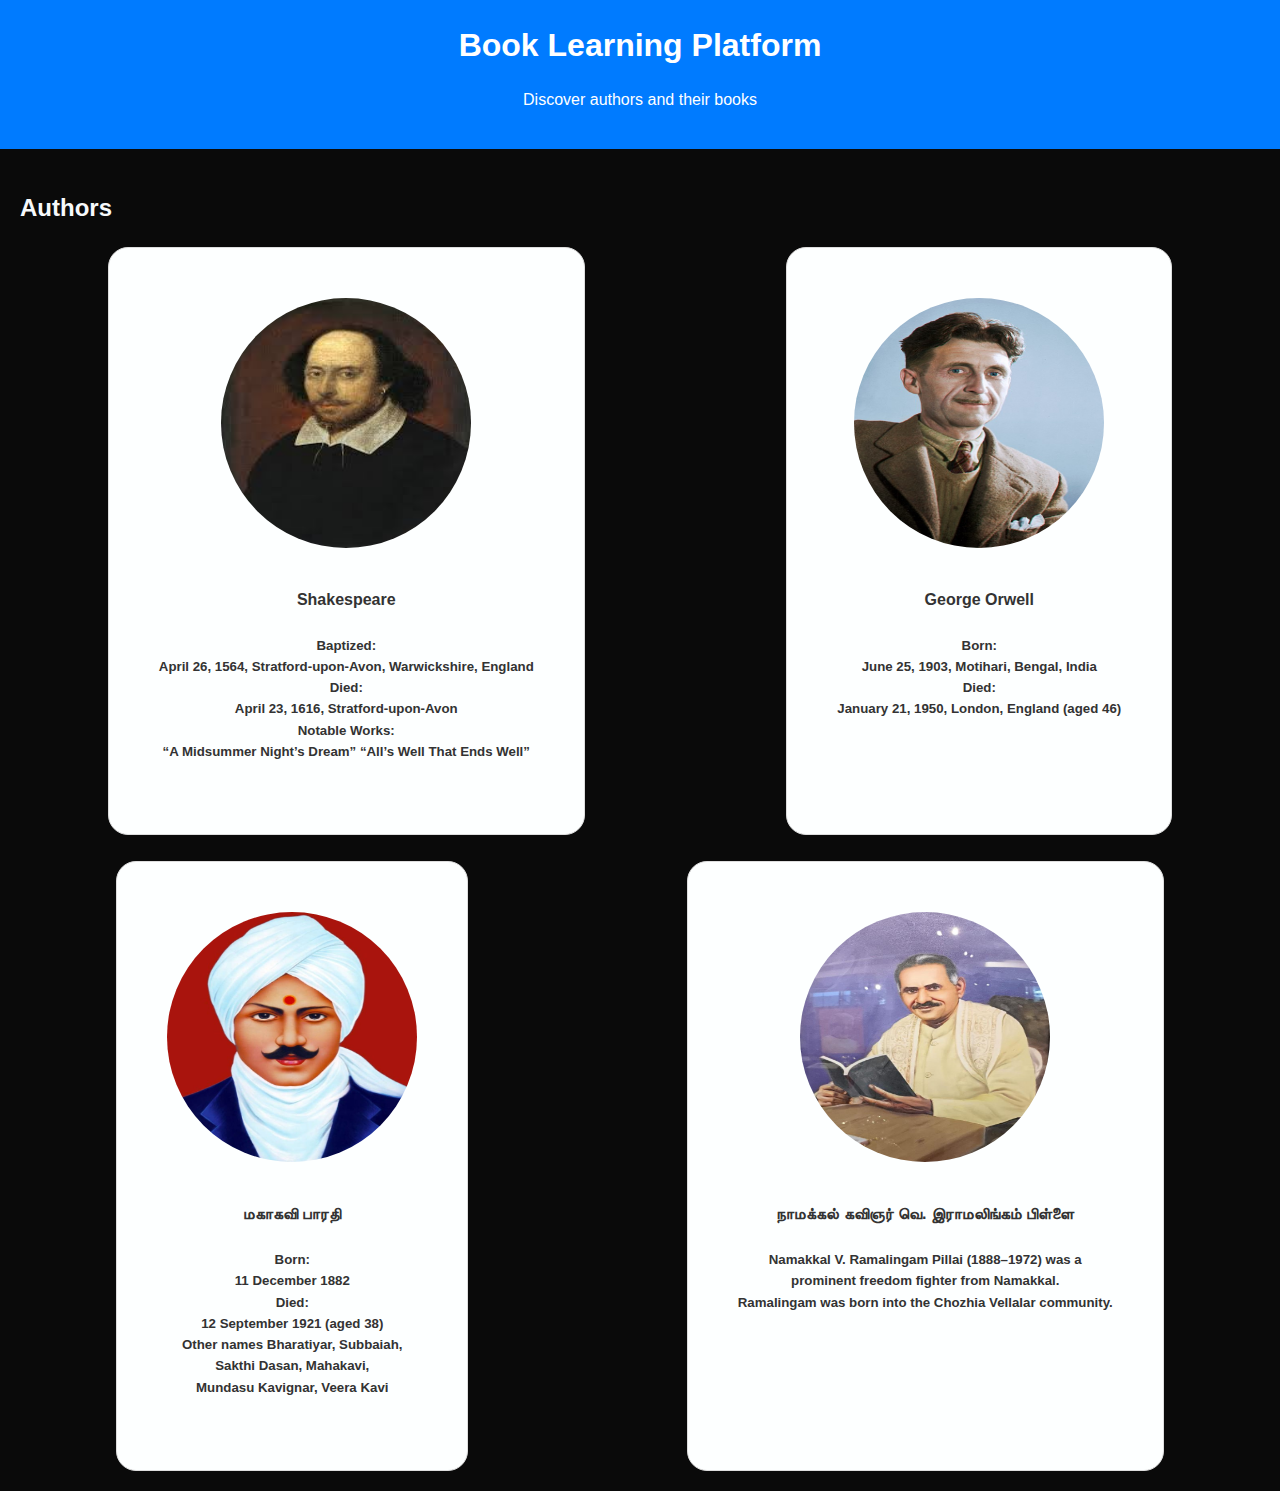
<file: index.html>
<!DOCTYPE html>
<html lang="en">
  <head>
    <meta charset="UTF-8" />
    <meta name="viewport" content="width=device-width, initial-scale=1.0" />
    <title>Book Learning Website</title>
    <link rel="stylesheet" href="style.css" />
  </head>
  <body>
    <header>
      <h1>Book Learning Platform</h1>
      <p>Discover authors and their books</p>
    </header>

    <main>
      <!-- Authors Section -->
      <section id="authors">
        <h2>Authors</h2>
        <div class="author-list">
          <div class="author-card" onclick="showBooks(1)">
            <img src="author1.jpg" alt="Shakespeare" />
            <h4>Shakespeare</h4>
            <h5>Baptized: <br>April 26, 1564, Stratford-upon-Avon, Warwickshire, England<br>
                Died:<br> April 23, 1616, Stratford-upon-Avon<br>
                Notable Works:<br> “A Midsummer Night’s Dream” “All’s Well That Ends Well” </h5>
          </div>
          <div class="author-card" onclick="showBooks(2)">
            <img src="author2.jpg" alt="George Orwell" />
            <h4>George Orwell</h4>
            <h5>Born:<br> June 25, 1903, Motihari, Bengal, India<br>
                Died:<br> January 21, 1950, London, England (aged 46)</h5>
          </div>
          <div class="author-card" onclick="showBooks(3)">
            <img src="bharathiyar.jpg" alt="மகாகவி பாரதி" />
            <h4>மகாகவி பாரதி</h4>
            <h5>Born:<br>	11 December 1882<br>
                Died:	<br>12 September 1921 (aged 38)<br>
              Other names	Bharatiyar, Subbaiah, <br>
              Sakthi Dasan, Mahakavi, <br>Mundasu Kavignar, Veera Kavi</h5>
          </div>
          <div class="author-card" onclick="showBooks(4)">
            <img
              src="ramalingam.jpeg"
              alt="நாமக்கல் கவிஞர் வெ. இராமலிங்கம் பிள்ளை"
            />
            <h4>நாமக்கல் கவிஞர் வெ. இராமலிங்கம் பிள்ளை</h4>
            <h5>Namakkal V. Ramalingam Pillai (1888–1972) was a <br>
              prominent freedom fighter from Namakkal.<br>
               Ramalingam was born into the Chozhia Vellalar community.</h5>
          </div>
        </div>
      </section>

      <!-- Books Section -->
      <section id="books" style="display: none">
        <h2>Books by <span id="author-name"></span></h2>
        <ul id="book-list"></ul>
        <button onclick="goBack()">Back to Authors</button>
      </section>

      <!-- Book Details Section -->
      <section id="book-details" style="display: none">
        <h2>Book Details</h2>
        <p><strong>Title:<br></Title:br> </strong> <span id="book-title"></span></p>
        <p>
          <strong>Description:<br> </strong> <span id="book-description"></span>
        </p>
        <p>
          <button onclick="goBackToBooks()">Back to Books</button>
        </p>
      </section>
    </main>

    <script>
      // Sample data for authors and books
      const authors = [
        {
          id: 1,
          name: "Shakespeare",
          books: [
            {
              title: "Hamlet",
              description:
                "The Tragedy of Hamlet, Prince of Denmark, often shortened to Hamlet, is a tragedy written by William Shakespeare sometime between 1599 and 1601. It is Shakespeare's longest play",
            },
            {
              title: "The Merchant of Venice",
              description:
                "The Merchant of Venice is a play by William Shakespeare, believed to have been written between 1596 and 1598. A merchant in Venice named Antonio defaults on a large loan taken out on behalf of his dear friend, Bassanio, and provided by a Jewish moneylender, Shylock, with seemingly inevitable fatal consequences.",
            },
            {
              title: "King Lear",
              description:
                "The Tragedy of King Lear, often shortened to King Lear, is a tragedy written by William Shakespeare. It is loosely based on the mythological Leir of Britain. King Lear, in preparation for his old age, divides his power and land between his daughters Goneril and Regan, who pay homage to gain favour, feigning love. ",
            },
            {
              title: "The Tragedie of Macbeth",
              description:
                "The Tragedy of Macbeth, often shortened to Macbeth, is a tragedy by William Shakespeare, estimated to have been first performed in 1606. It dramatises the physically violent and damaging psychological effects of political ambitions and power.",
            },
            {
              title: "Romeo and Juliet",
              description:
                "The Tragedy of Romeo and Juliet, often shortened to Romeo and Juliet, is a tragedy written by William Shakespeare early in his career about the romance between two Italian youths from feuding families. ",
            },
          ],
        },
        {
          id: 2,
          name: "George Orwell",
          books: [
            {
              title: "Nineteen Eighty-Four",
              description:
                "Nineteen Eighty-Four (also published as 1984) is a dystopian novel and cautionary tale by English writer George Orwell. It was published on 8 June 1949 by Secker & Warburg as Orwell's ninth and final book completed in his lifetime",
            },
            {
              title: "Animal Farm",
              description:
                "Animal Farm is a satirical allegorical novella, in the form of a beast fable,[1] by George Orwell, first published in England on 17 August 1945.[2][3] It tells the story of a group of anthropomorphic farm animals who rebel against their human farmer, hoping to create a society where the animals can be equal, free, and happy.",
            },
            {
              title: "Homage to Catalonia",
              description:
                "Homage to Catalonia is a 1938 memoir by English writer George Orwell, in which he accounts his personal experiences and observations while fighting in the Spanish Civil War.",
            },
            {
              title: "Down and Out in Paris and London",
              description:
                "Down and Out in Paris and London is the first full-length work by the English author George Orwell, published in 1933. It is a memoir[2] in two parts on the theme of poverty in the two cities. Its target audience was the middle- and upper-class members of society—those who were more likely to be well educated—and it exposes the poverty existing in two prosperous cities: Paris and London.",
            },
            {
              title: "Burmese Days",
              description:
                "Burmese Days is the first novel by English writer George Orwell, published in 1934. Set in British Burma during the waning days of empire, when Burma was ruled from Delhi as part of British India, the novel serves",
            },
          ],
        },
        {
          id: 3,
          name: "மகாகவி பாரதி",
          books: [
            {
              title: "Panjali Sabatham",
              description:
                "Panchali Sabatham (Tamil: பாஞ்சாலி சபதம், lit. 'Panchali's Vow') is a Tamil epic by the poet Subramania Bharati.[1] The poem retells the events of the episode of the game of dice from the Mahabharata. Bharati uses the incidents from the Mahabharata to draw parallels with the Kurukshetra War and the Indian War of Independence and Panchali (Draupadi) with Bharata Mata.",
            },
            {
              title: "Subramania Bharati",
              description:
                "The Sparrow was a poem written by Subramania Bharati who was born in the Tirunelveli district of Tamil Nadu. The poem manifests his longing for independence for the country and for his own spiritual liberation.",
            },
            {
              title: "Theiva Paadalgal",
              description:
                "Chinnaswami Subramania Bharathi was an Indian writer, poet, journalist, Indian independence activist and social reformer from Tamil Nadu, India. Popularly known as Mahakavi Bharathiyar, he is a pioneer of modern Tamil poetry and is considered one among the greatest of Tamil literary figures of all time. His numerous works were fiery songs kindling patriotism and nationalism during Indian Independence movement.",
            },
            {
              title: "Thesiya Padalgal",
              description:
                "Thesiya Padalgal, Subramaniya Bharathiyar is a collection of songs written by Subramania Bharathiar. The book was first published on December 25, 2013.",
            },
            {
              title: "Bharathiyar Kavidhaigal ",
              description:
                "மகாகவி சுப்பிரமணிய பாரதியாரின் சில கவிதைகளின் பெயர்கள்: பாமாலை, பக்திப் பாடல்கள், விநாயகர் நான்மணி மாலை, தோத்திரப் பாடல்கள், சரசுவதி தோத்திரம், லக்ஷ்மி பிரார்த்தனை.",
            },
          ],
        },
        {
          id: 4,
          name: "நாமக்கல் கவிஞர் வெ. இராமலிங்கம் பிள்ளை",
          books: [
            {
              title: "Avalum Avanum",
              description:
                "எளிய பதங்கள், எளிய நடை, எளிதில் அறிந்துகொள்ளக்கூடிய சந்தம், பொது ஜனங்கள் விரும்பும் மெட்டு இவற்றினையுடைய கவிதைகளே நந் தமிழ் நாட்டிற்குத் தற்போது வேண்டுவன. கவிதைகளைப் படித்து ரசிக்க வேண்டும் என்ற ஆர்வமும், கவிதைகளின் உட்கருத்துகளை ஆய்ந்து அனுபவிக்கக்கூடிய ஆற்றலும் நம் தமிழர்களிடையே மிகுந்தெழுந்தோங்கியிருக்கும் இக்காலத்தில் தமிழகத்துள்ளோர் அனைவர் உள்ளத்தையும் கருத்தையும் ஒருங்கே கவரும் 'அவனும் அவளும் என்னும் இக்காவிய நூலைக் காந்தியக் கவிஞர் நாமக்கல் வெ. இராமலிங்கம் பிள்ளையவர்கள் தமிழ் மக்கள் படித்து ரசித்து இன்புறுதற்கு அளித்துள்ளார்கள். இந்நூல் முன்னமேயே தமிழன்பர்களின் பேராதரவைப் பெற்றுள்ளது.",
            },
            {
              title: "மலைக்கள்ளன்",
              description:
                "நாமக்கல் கவிஞர் வெ. இராமலிங்கம் பிள்ளை 1931-ல் சத்யாக்கிரகப் போராட்டத்தில் ஈடுபட்டு ஓராண்டு திருச்சி சிறையில் இருந்தபோது இந்நாவலை எழுதியதாக இதன் முன்னுரையில் குறிப்பிடுகிறார். இந்நாவலை இரண்டு முன்னுதாரணங்களைக் கொண்டு எழுதினார். கல்கி எழுதிய கள்வனின் காதலி மற்றும் ரஷ்யக் கவிஞர் அலக்ஸாண்டர் புஷ்கின் எழுதிய துப்ரோவ்ஸ்கி என்னும் நாவல். வடலிவிளை செம்புலிங்கம் போன்ற கொள்ளையர் பற்றிய கதைப்பாடல்கள் அன்று மக்களிடம் புழக்கத்தில் இருந்தன. அவற்றின் கூறுமுறையை அடியொற்றியது இந்நாவல்.",
            },
            {
              title: "Tamizh Pattru",
              description: "இந்த புத்தகம் பற்றிய தகவல்கள் விரைவில்...",
            },
            {
              title: "Namakkal Kavignar kavithaigal",
              description: "இந்த புத்தகம் பற்றிய தகவல்கள் விரைவில்...",
            },
            {
              title: "தமிழன் இதயம் கவிதைகள்",
              description: "இந்த புத்தகம் பற்றிய தகவல்கள் விரைவில்...",
            },
          ],
        },
      ];

      function showBooks(authorId) {
        const author = authors.find((a) => a.id === authorId);
        document.getElementById("author-name").textContent = author.name;

        const bookList = document.getElementById("book-list");
        bookList.innerHTML = "";

        author.books.forEach((book, index) => {
          const listItem = document.createElement("li");
          listItem.textContent = book.title;
          listItem.onclick = () => showBookDetails(authorId, index);
          bookList.appendChild(listItem);
        });

        document.getElementById("authors").style.display = "none";
        document.getElementById("books").style.display = "block";
      }

      function showBookDetails(authorId, bookIndex) {
        const book = authors.find((a) => a.id === authorId).books[bookIndex];
        document.getElementById("book-title").textContent = book.title;
        document.getElementById("book-description").textContent =
          book.description;

        document.getElementById("books").style.display = "none";
        document.getElementById("book-details").style.display = "block";
      }

      function goBack() {
        document.getElementById("books").style.display = "none";
        document.getElementById("authors").style.display = "block";
      }

      function goBackToBooks() {
        document.getElementById("book-details").style.display = "none";
        document.getElementById("books").style.display = "block";
      }
    </script>
  </body>
</html>
</file>
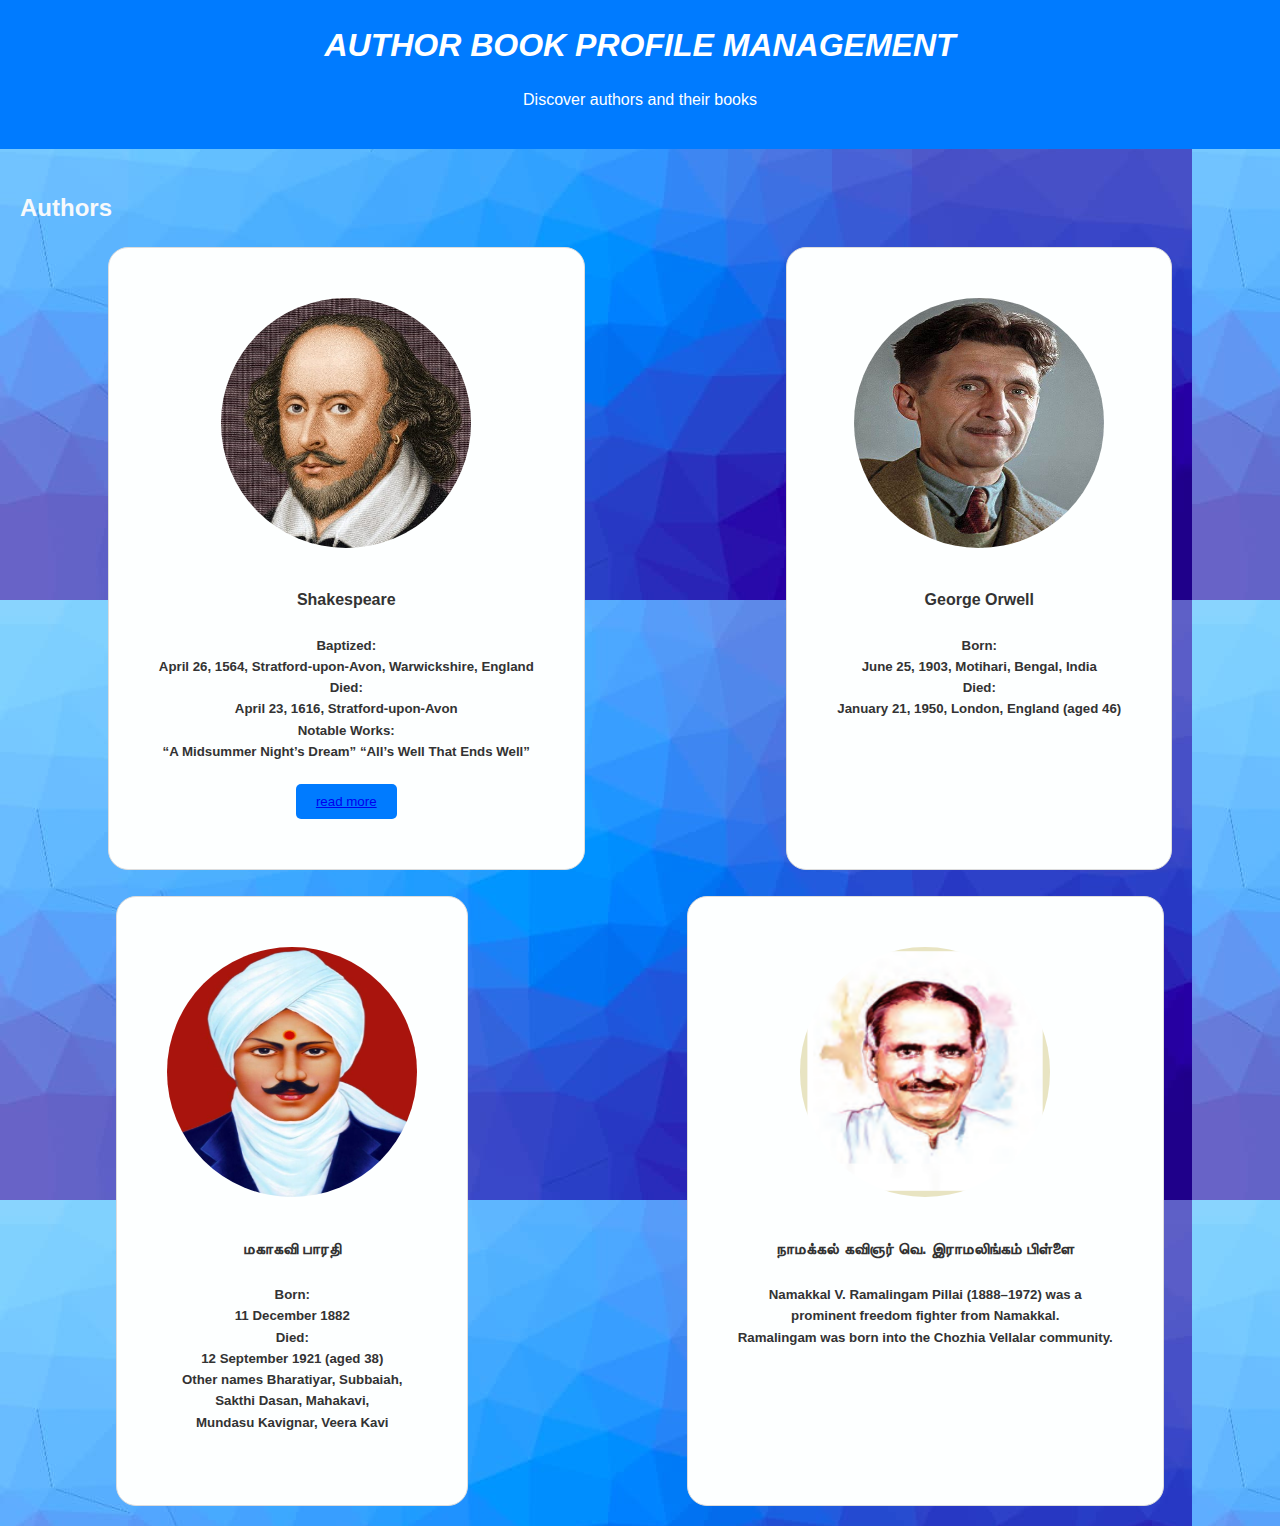
<file: final.html>
<!DOCTYPE html>
<html lang="en">
  <head>
    <meta charset="UTF-8" />
    <meta name="viewport" content="width=device-width, initial-scale=1.0" />
    <title>Book Learning Website</title>
    <link rel="stylesheet" href="style.css" />
  </head>
  <body background="back.jpg">
    <header>
      <h1><B><I><center>AUTHOR BOOK PROFILE MANAGEMENT</center></I></B></h1>
      <p>Discover authors and their books</p>
    </header>

    <main>
      <!-- Authors Section -->
      <section id="authors">
        <h2>Authors</h2>
        <div class="author-list">
          <div class="author-card" onclick="showBooks(1)">
            <img src="shakesphere.jpg" alt="Shakespeare" />
            <h4>Shakespeare</h4>
            <h5>Baptized: <br>April 26, 1564, Stratford-upon-Avon, Warwickshire, England<br>
                Died:<br> April 23, 1616, Stratford-upon-Avon<br>
                Notable Works:<br> “A Midsummer Night’s Dream” “All’s Well That Ends Well” </h5>
                <button><a href="shakesphere.html"> read more</a></button>
            </div>
          <div class="author-card" onclick="showBooks(2)">
            <img src="george.jpg" alt="George Orwell" />
            <h4>George Orwell</h4>
            <h5>Born:<br> June 25, 1903, Motihari, Bengal, India<br>
                Died:<br> January 21, 1950, London, England (aged 46)</h5>
          </div>
          <div class="author-card" onclick="showBooks(3)">
            <img src="bharathiyar.jpg" alt="மகாகவி பாரதி" />
            <h4>மகாகவி பாரதி</h4>
            <h5>Born:<br>	11 December 1882<br>
                Died:	<br>12 September 1921 (aged 38)<br>
              Other names	Bharatiyar, Subbaiah, <br>
              Sakthi Dasan, Mahakavi, <br>Mundasu Kavignar, Veera Kavi</h5>
          </div>
          <div class="author-card" onclick="showBooks(4)">
            <img
              src="nama.jpg"
              alt="நாமக்கல் கவிஞர் வெ. இராமலிங்கம் பிள்ளை"
            />
            <h4>நாமக்கல் கவிஞர் வெ. இராமலிங்கம் பிள்ளை</h4>
            <h5>Namakkal V. Ramalingam Pillai (1888–1972) was a <br>
              prominent freedom fighter from Namakkal.<br>
               Ramalingam was born into the Chozhia Vellalar community.</h5>
          </div>
        </div>
      </section>

      <!-- Books Section -->
      <section id="books" style="display: none">
        <h2>Books by <span id="author-name"></span></h2>
        <ul id="book-list"></ul>
        <button onclick="goBack()">Back to Authors</button>
      </section>

      <!-- Book Details Section -->
      <section id="book-details" style="display: none">
        <h2>Book Details</h2>
        <p><strong>Title:<br></Title:br> </strong> <span id="book-title"></span></p>
        <p>
          <strong>Description:<br> </strong> <span id="book-description"></span>
        </p>
        <p>
          <button onclick="goBackToBooks()">Back to Books</button>
        </p>
      </section>
    </main>
  </body>
</html>
</file>
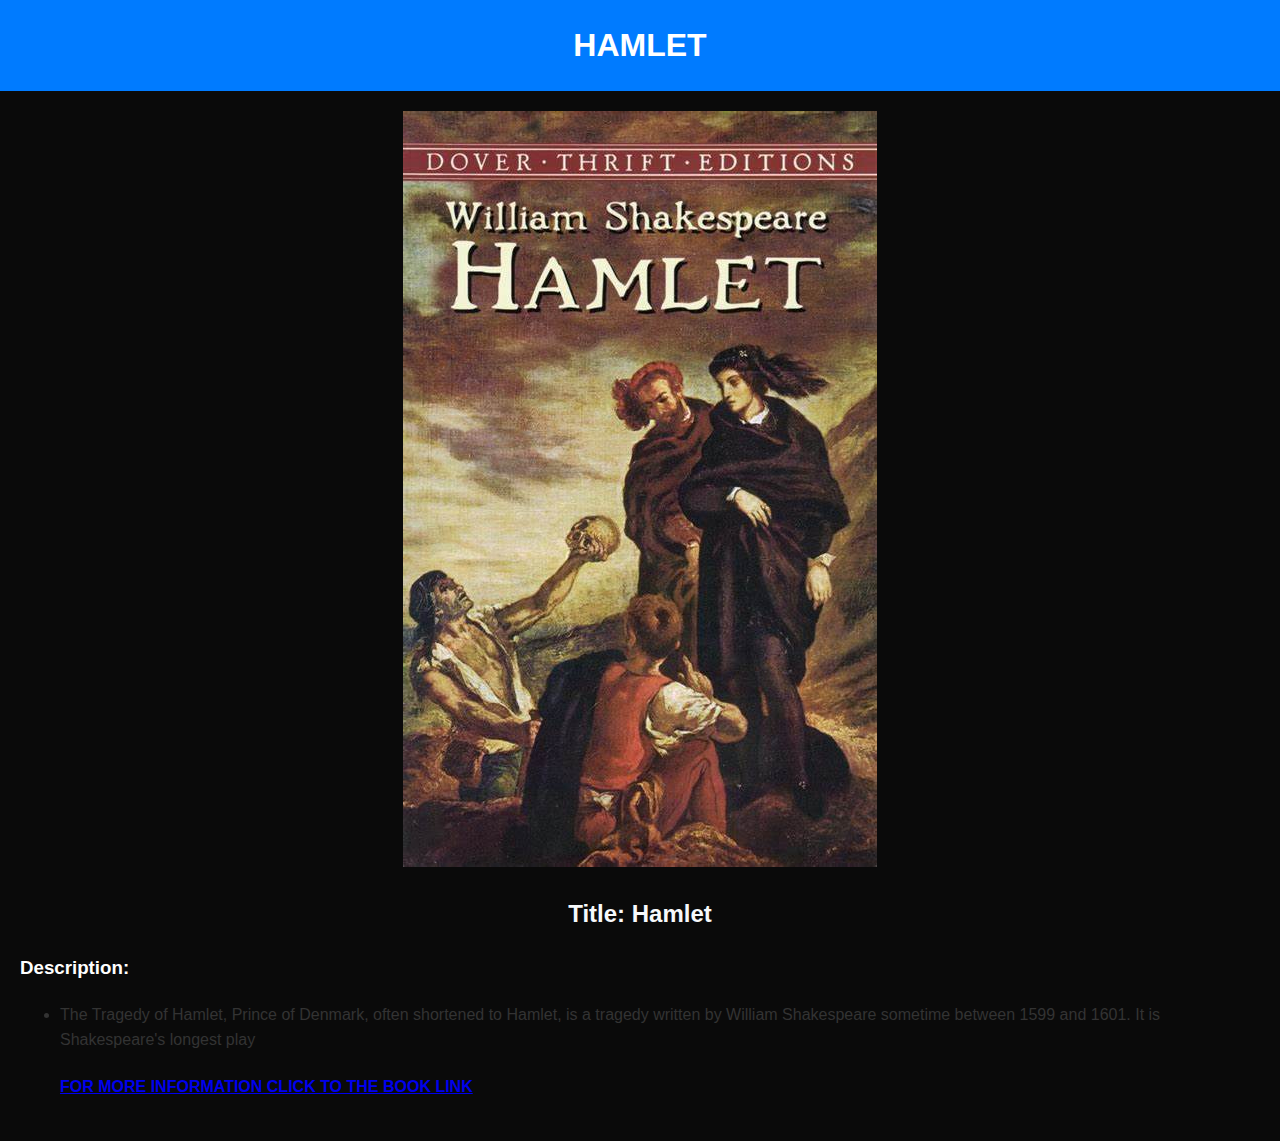
<file: hamlet.html>
<!DOCTYPE html>
<html lang="en">
  <head>
    <meta charset="UTF-8" />
    <meta name="viewport" content="width=device-width, initial-scale=1.0" />
    <title>Book Learning Website</title>
    <link rel="stylesheet" href="style.css" />
  </head>
  <body>
    <header>
      <h1>HAMLET</h1>
    </header>
    <main>
        <div class="book">
     <center><img class="imag" src="hamlet.jpg" alt="Shakespeare" /></center>
      <center><h2>Title:
        Hamlet</h2></center>
       <h3> Description:</h3>
       <ul>
        <li>
        The Tragedy of Hamlet, Prince of Denmark, often shortened to Hamlet, is a tragedy written by William Shakespeare sometime between 1599 and 1601. It is Shakespeare's longest play
     <h4>  <a href="https://en.wikipedia.org/wiki/Hamlet" target="_blank"> FOR MORE INFORMATION CLICK TO THE BOOK LINK </a>
    </h4></li></ul></div>
    </body>
    </html>
</file>
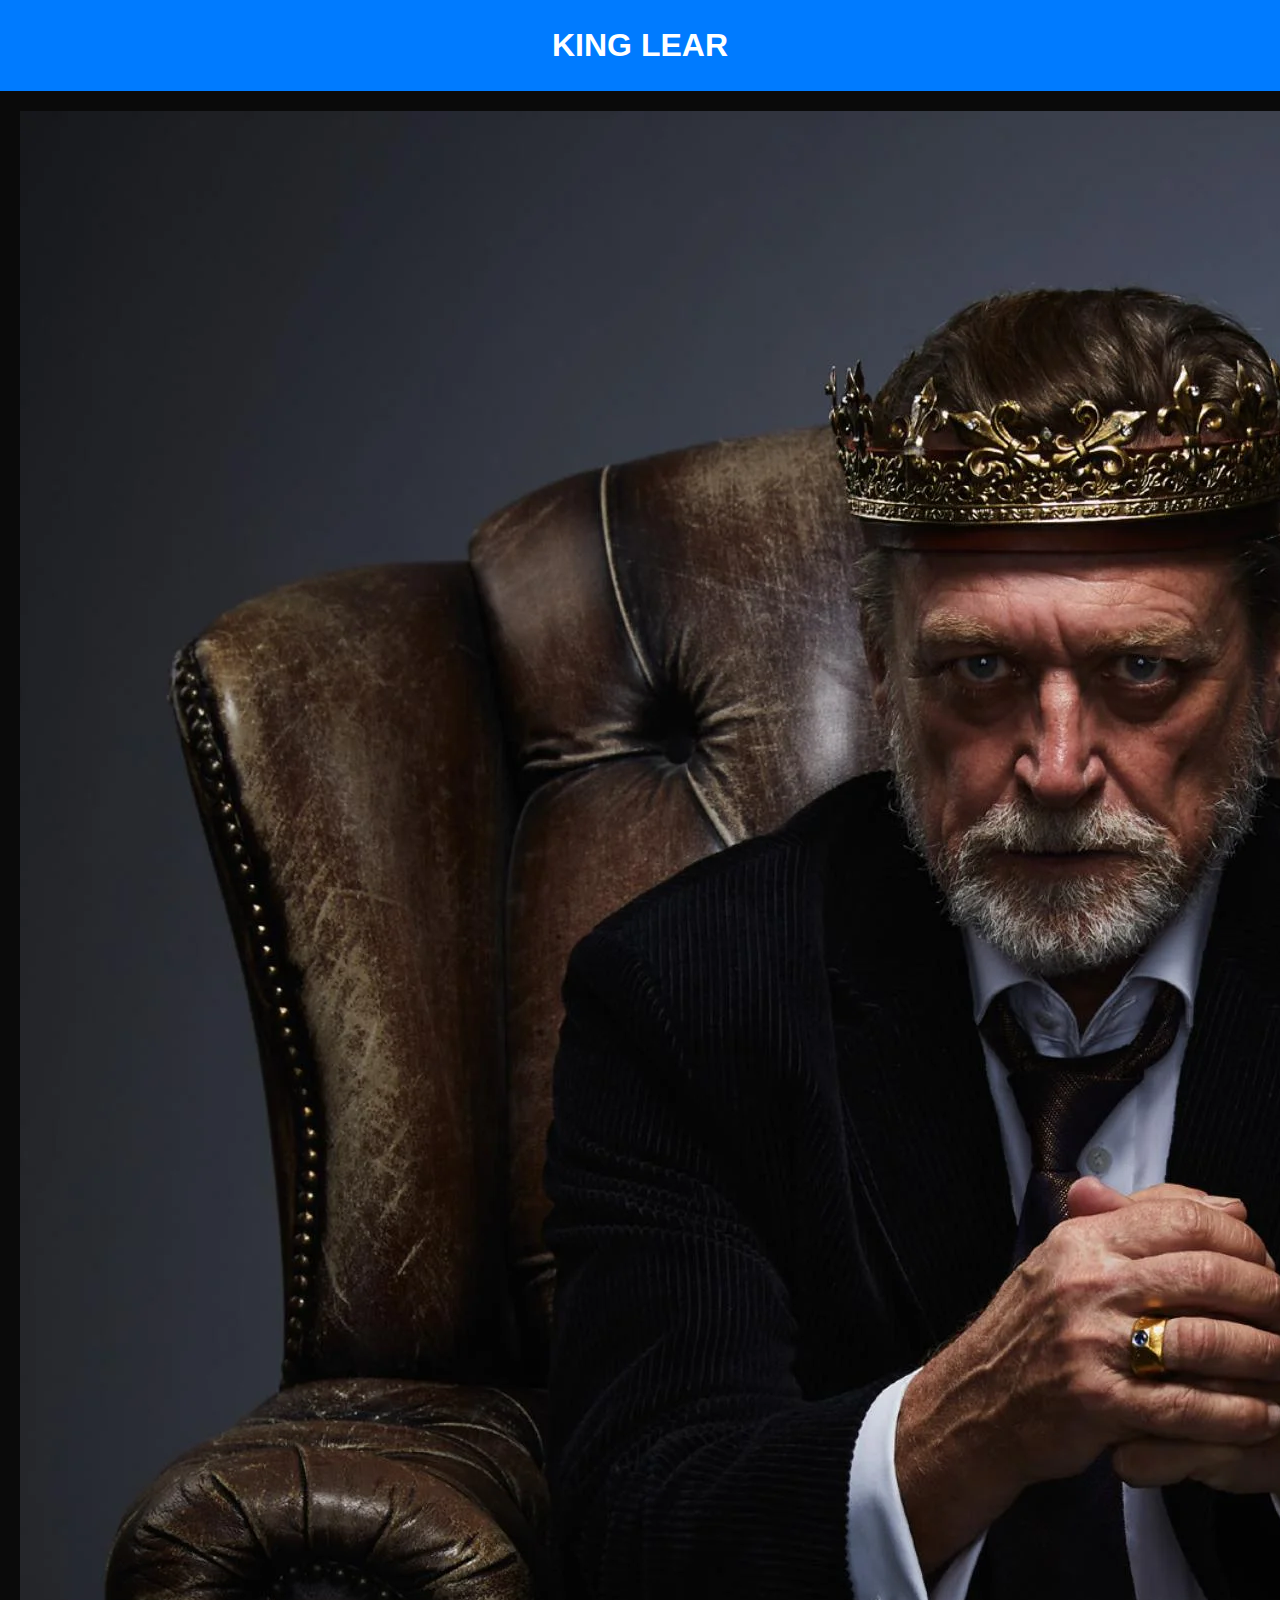
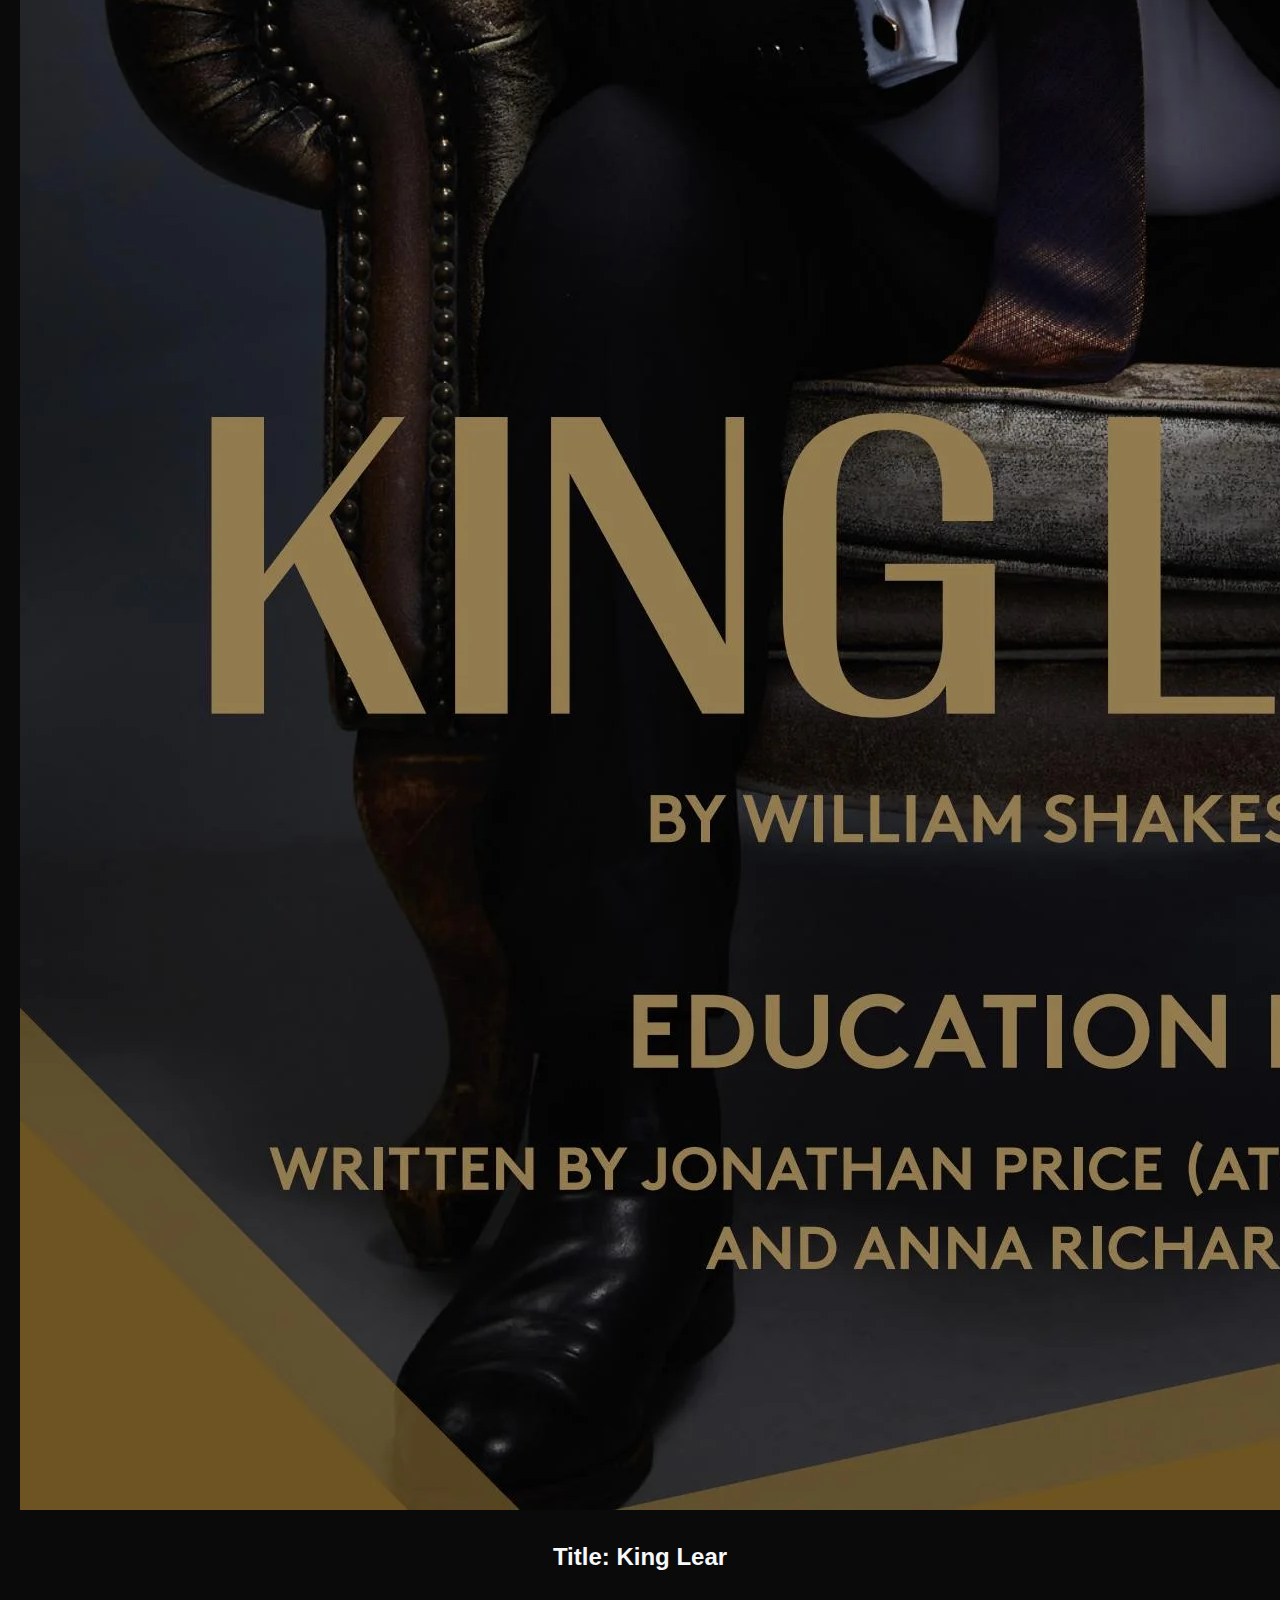
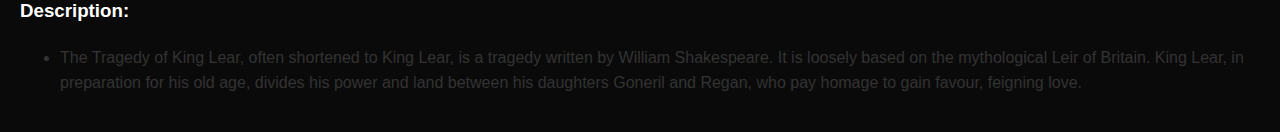
<file: kinglear.html>
<!DOCTYPE html>
<html lang="en">
  <head>
    <meta charset="UTF-8" />
    <meta name="viewport" content="width=device-width, initial-scale=1.0" />
    <title>Book Learning Website</title>
    <link rel="stylesheet" href="style.css" />
  </head>
  <body>
    <header>
      <h1>KING LEAR</h1>
    </header>
    <main>
        <div class="book">
     <center><img  src="kinglear.jpg" alt="Shakespeare" /></center>
      <center><h2>Title:
        King Lear
        </h2></center>
        <h3>Description:
        </h3>
        <ul>
            <li>The Tragedy of King Lear, often shortened to King Lear, is a tragedy written by William Shakespeare. It is loosely based on the mythological Leir of Britain. King Lear, in preparation for his old age, divides his power and land between his daughters Goneril and Regan, who pay homage to gain favour, feigning love. </li>
        </ul>
      
    </div>
    </body>
    </html>
</file>
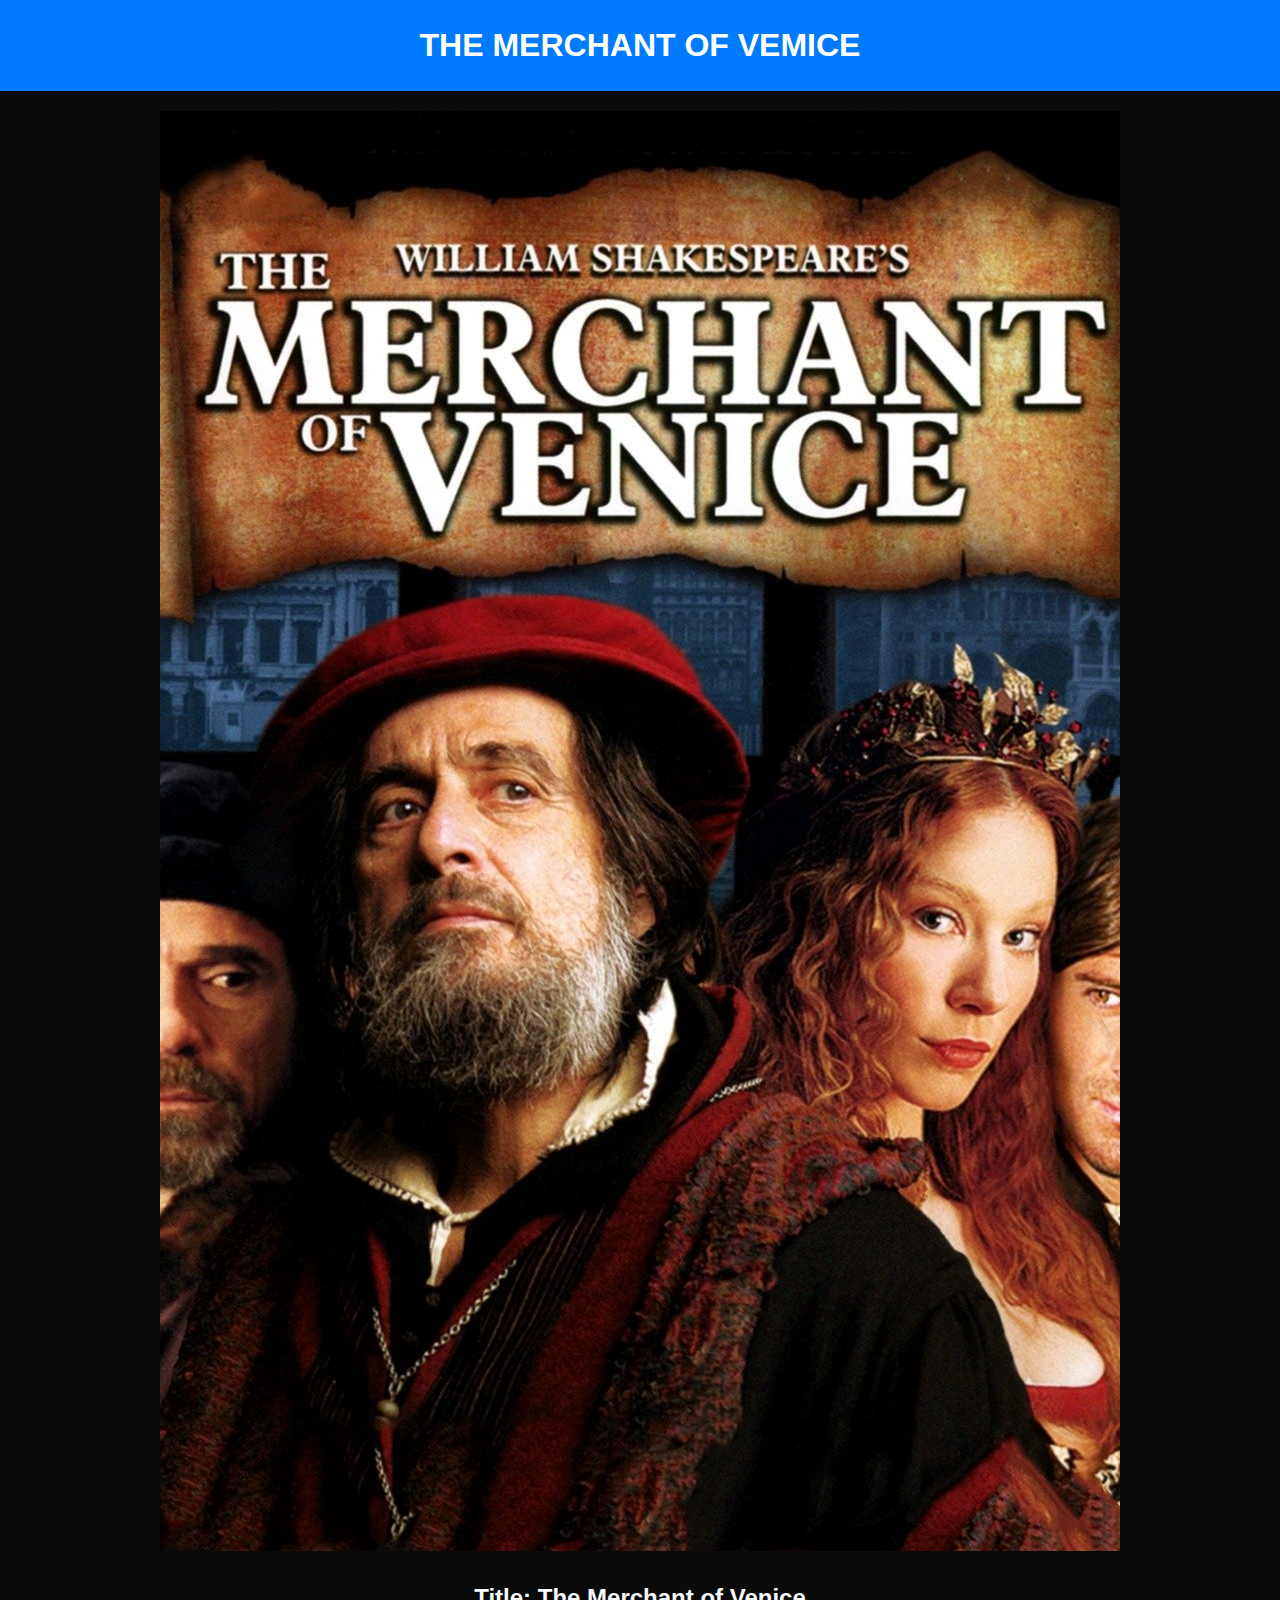
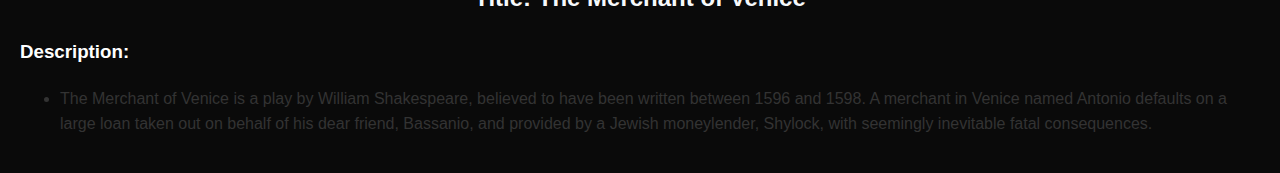
<file: merchant.html>
<!DOCTYPE html>
<html lang="en">
  <head>
    <meta charset="UTF-8" />
    <meta name="viewport" content="width=device-width, initial-scale=1.0" />
    <title>Book Learning Website</title>
    <link rel="stylesheet" href="style.css" />
  </head>
  <body>
    <header>
      <h1>THE MERCHANT OF VEMICE</h1>
    </header>
    <main>
        <div class="book">
     <center><img class="imag" src="merchant.jpg" alt="Shakespeare" /></center>
      <center><h2>Title:
        The Merchant of Venice
        </h2></center>
        
       <h3> Description:</h3>
       <ul>
        <li>
        The Merchant of Venice is a play by William Shakespeare,
        believed to have been written between 1596 and 1598. A merchant in Venice named Antonio defaults on a large loan taken out on behalf of his dear friend, Bassanio, and provided by a Jewish moneylender,
         Shylock, with seemingly inevitable fatal consequences.
       </li></ul> </div>
    </body>
    </html>
</file>
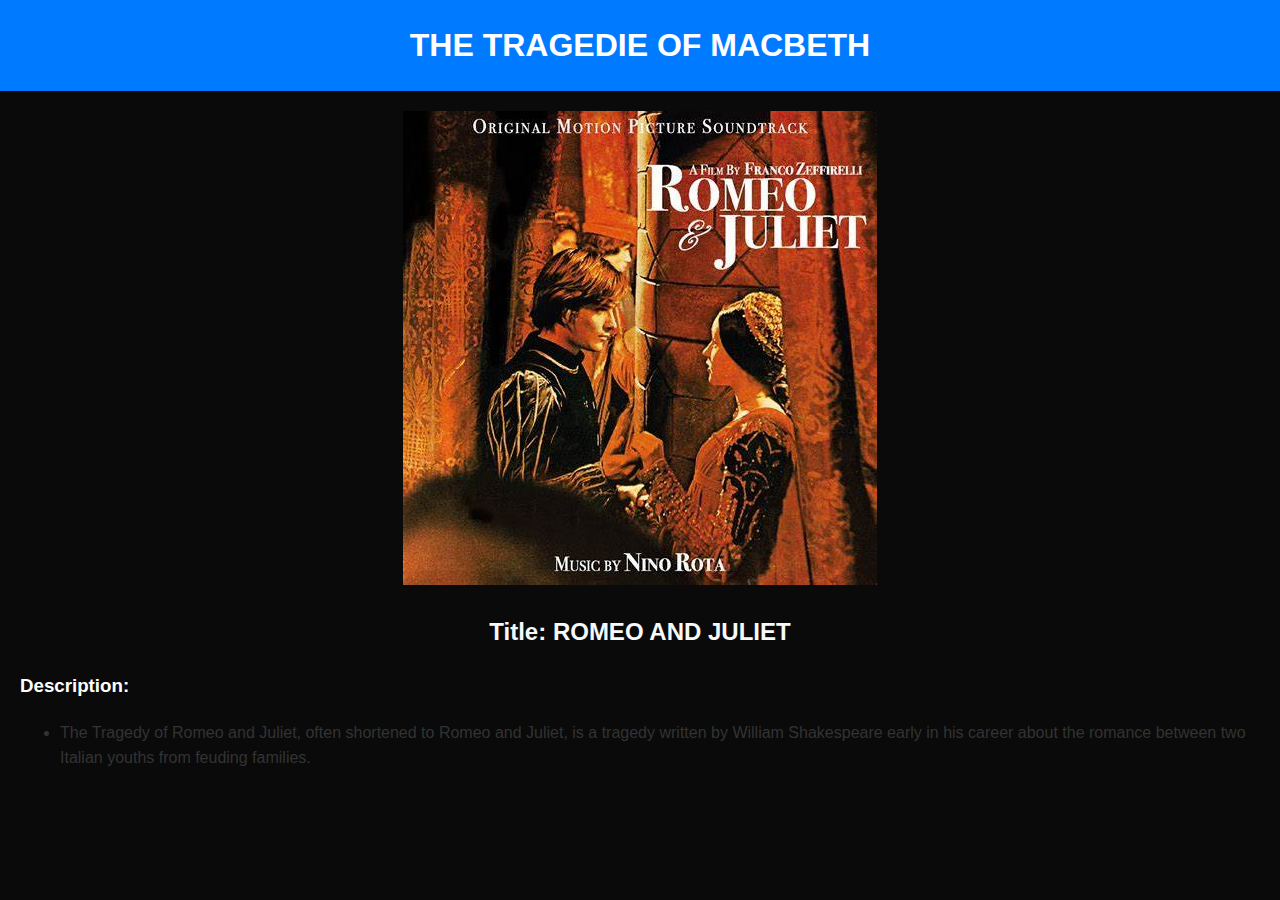
<file: romeo.html>
<!DOCTYPE html>
<html lang="en">
  <head>
    <meta charset="UTF-8" />
    <meta name="viewport" content="width=device-width, initial-scale=1.0" />
    <title>Book Learning Website</title>
    <link rel="stylesheet" href="style.css" />
  </head>
  <body>
    <header>
      <h1>THE TRAGEDIE OF MACBETH</h1>
    </header>
    <main>
        <div class="book">
     <center><img class="imag" src="romeo.jpg" alt="Shakespeare" /></center>
      <center><h2>Title:
        ROMEO AND JULIET</h2></center>
        
       <h3> Description:</h3>
       <ul>
        <li>
          The Tragedy of Romeo and Juliet, often shortened to Romeo and Juliet, is a tragedy written by William Shakespeare early in his career about the romance between two Italian youths from feuding families.
</li></ul></div>
    </body>
    </html>
</file>
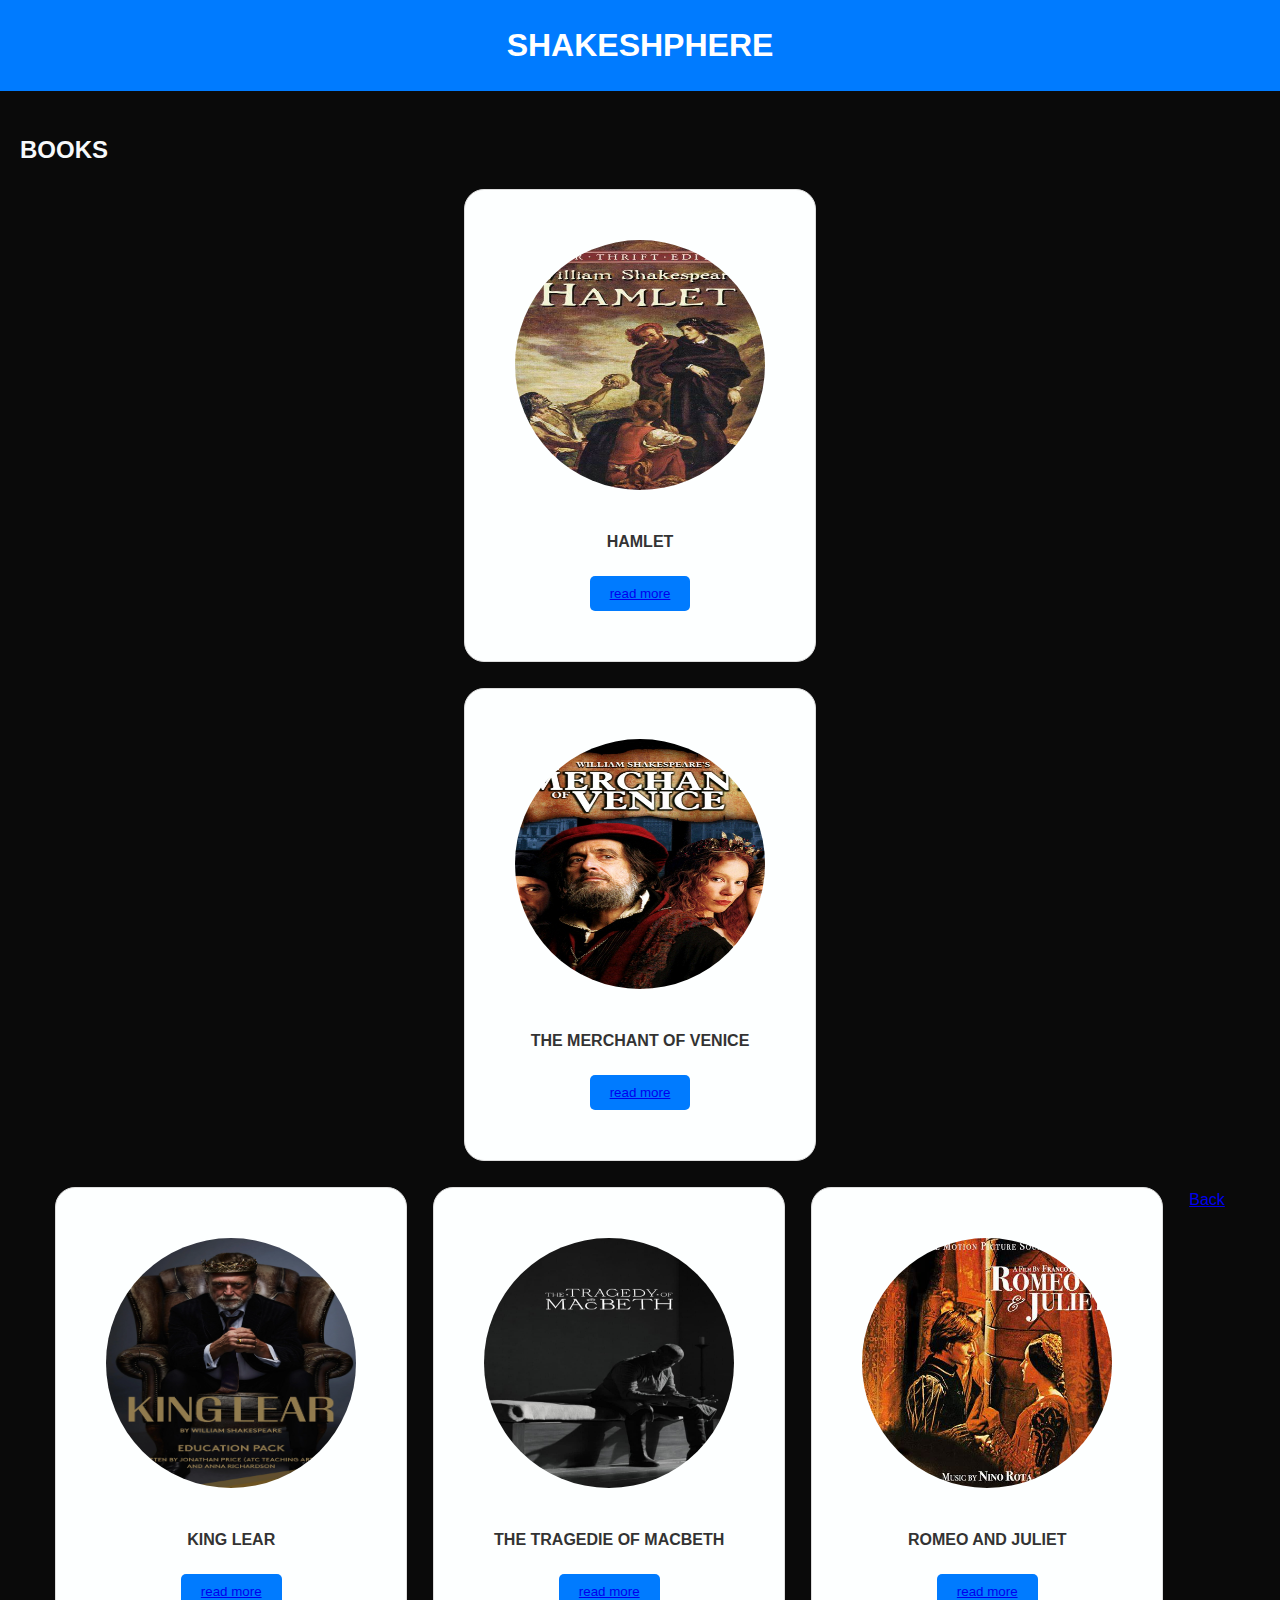
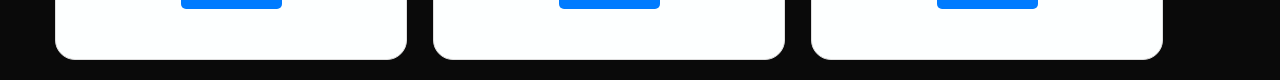
<file: shakesphere.html>
<!DOCTYPE html>
<html lang="en">
  <head>
    <meta charset="UTF-8" />
    <meta name="viewport" content="width=device-width, initial-scale=1.0" />
    <title>Book Learning Website</title>
    <link rel="stylesheet" href="style.css" />
  </head>
  <body>
    <header>
      <h1>SHAKESHPHERE</h1>
    </header>

    <main>
      <!-- Authors Section -->
      <section id="authors">
        <h2>BOOKS</h2>
 
        <div class="author-list">
          <div class="author-card">
            <img src="hamlet.jpg" alt="Shakespeare" />
            <h4>HAMLET</h4>
                <button><a href="hamlet.html"> read more</a></button>
            </div>
            <div class="author-list">
                <div class="author-card">
                  <img src="merchant.jpg" alt="Shakespeare" />
                  <h4>THE MERCHANT OF VENICE</h4>
                      <button><a href="merchant.html"> read more</a></button>
                  </div>
                  <div class="author-list">
                    <div class="author-card">
                      <img src="kinglear.jpg" alt="Shakespeare" />
                      <h4>KING LEAR</h4>
                          <button><a href="kinglear.html"> read more</a></button>
                      </div>
                      <div class="author-list">
                        <div class="author-card">
                          <img src="tragedie.jpg" alt="Shakespeare" />
                          <h4>THE TRAGEDIE OF MACBETH</h4>
                              <button><a href="tragedie.html"> read more</a></button>
                          </div>
                          <div class="author-list">
                            <div class="author-card">
                              <img src="romeo.jpg" alt="Shakespeare" />
                              <h4>ROMEO AND JULIET</h4>
                                  <button><a href="romeo.html"> read more</a></button>
                              </div>
                              <div class="back-btn">
                                <a href="final.html">Back</a>
                              </div>
                            </body>
                        </main>
                        </html>
</file>
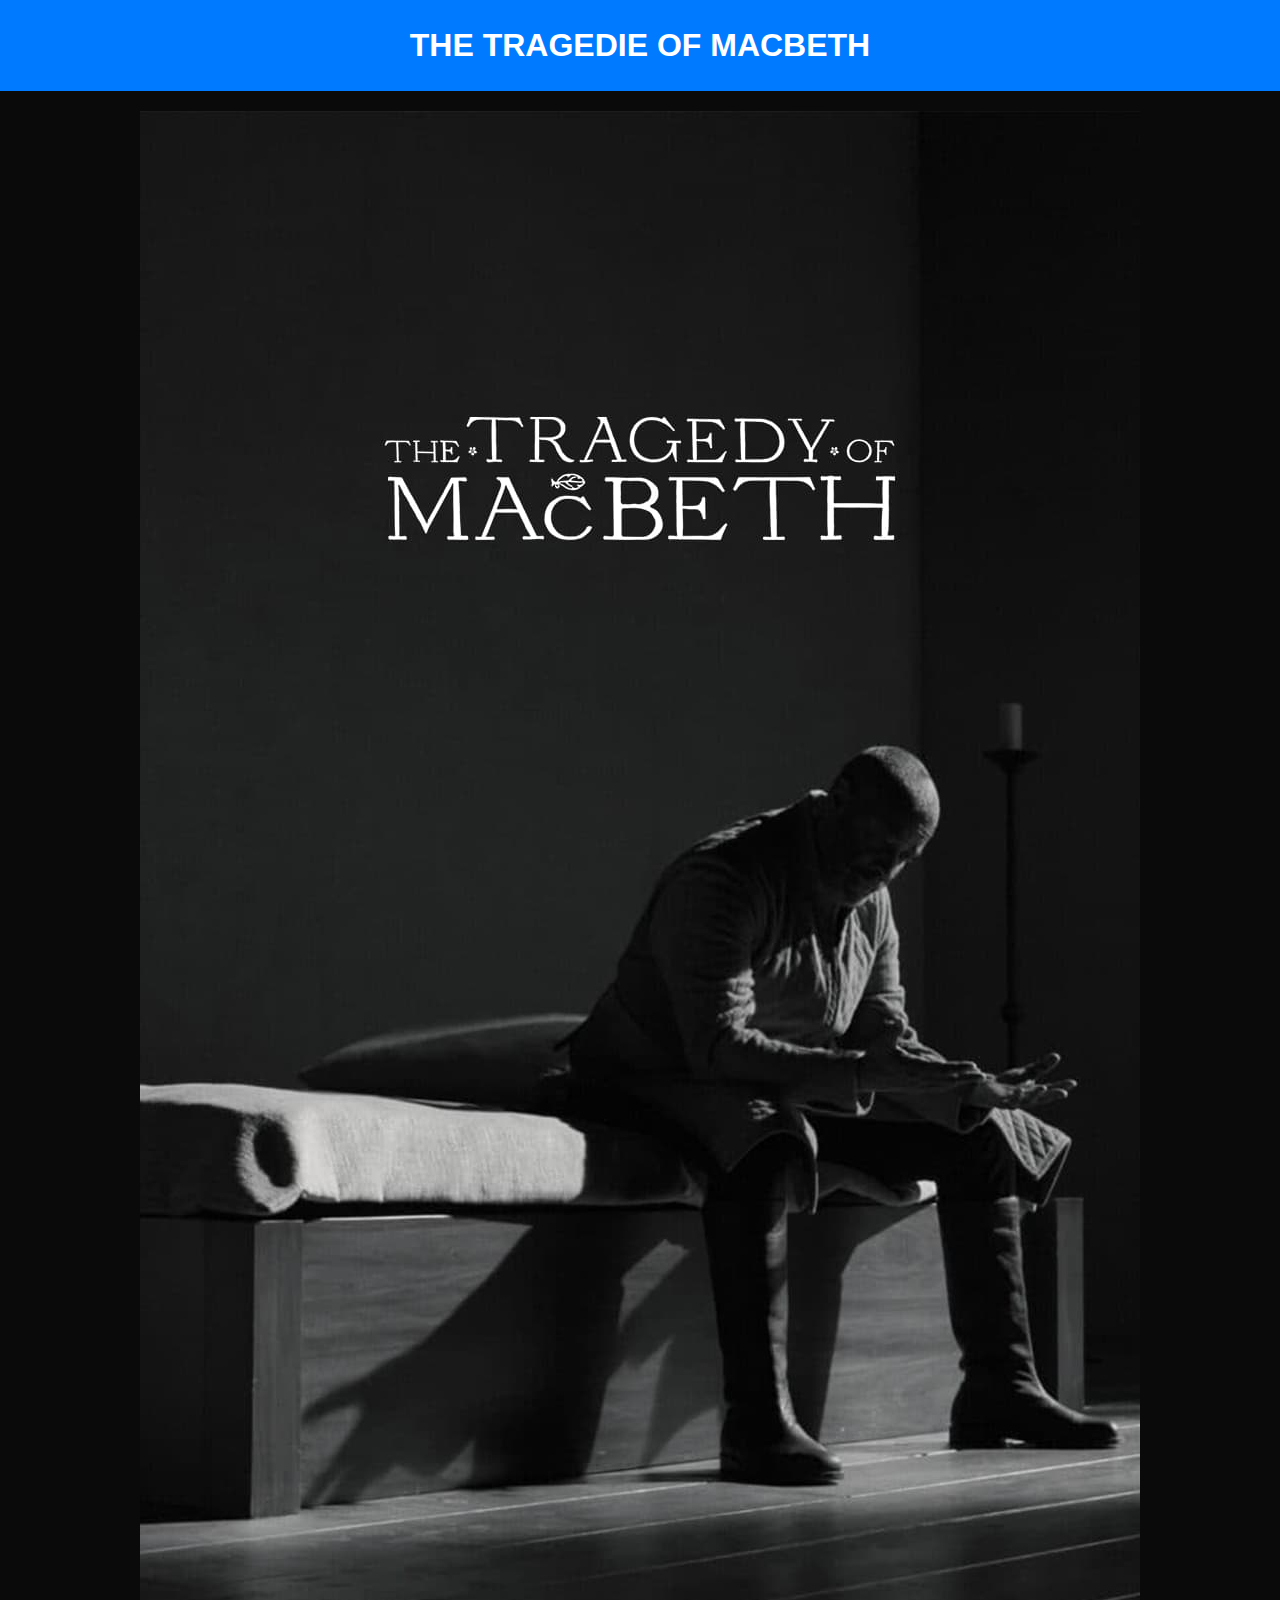
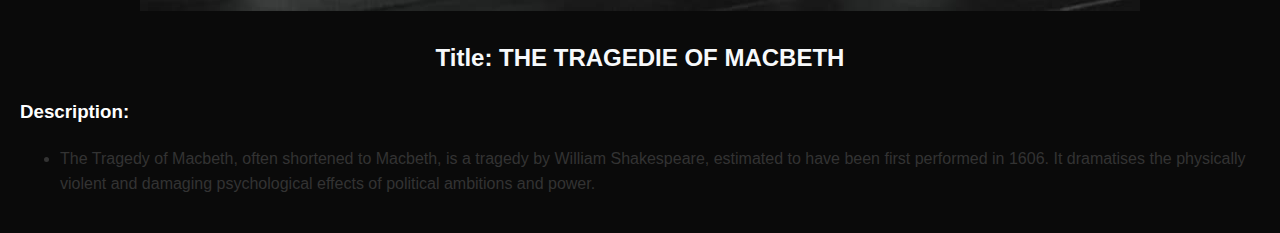
<file: tragedie.html>
<!DOCTYPE html>
<html lang="en">
  <head>
    <meta charset="UTF-8" />
    <meta name="viewport" content="width=device-width, initial-scale=1.0" />
    <title>Book Learning Website</title>
    <link rel="stylesheet" href="style.css" />
  </head>
  <body>
    <header>
      <h1>THE TRAGEDIE OF MACBETH</h1>
    </header>
    <main>
        <div class="book">
     <center><img class="imag" src="tragedie.jpg" alt="Shakespeare" /></center>
      <center><h2>Title:
        THE TRAGEDIE OF MACBETH</h2></center>
        
       <h3> Description:</h3>
       <ul>
        <li>
          The Tragedy of Macbeth, often shortened to Macbeth, is a tragedy by William Shakespeare, estimated to have been first performed in 1606. It dramatises the physically violent and damaging psychological effects of political ambitions and power.
        
</li></ul></div>
    </body>
    </html>
</file>
<file: style.css>
/* General Styles */
body {
  font-family: Arial, sans-serif;
  margin: 0;
  padding: 0;
  line-height: 1.6;
  background-color: #0a0a0a;
  color: #333;
}

header {
  background: #007bff;
  color: #ffffff;
  text-align: center;
  padding: 20px 0;
}
h4 {
  color: #333;
}
h1 {
  margin: 0;
}

main {
  padding: 20px;
}
p {
  color: #ffffff;
}

h2 {
  color: #f7f9fb;
  margin-bottom: 20px;
}
h3 {
  color: #ffffff;
}

/* Author List */
.author-list {
  display: flex;
  justify-content: space-around;
  flex-wrap: wrap;
  gap: 26px;
}

.author-card {
  text-align: center;
  cursor: pointer;
  border: 1px solid #ddd;
  padding: 50px;
  background: rgb(253, 255, 255);
  border-radius: 20px;
  transition: transform 0.3s;
}

.author-card:hover {
  transform: scale(1.05);
  background-color: #f7f9fb;
  box-shadow: 0 17px 19px rgb(2, 57, 255);
}

.author-card img {
  width: 250px;
  height: 250px;
  border-radius: 50%;
  margin-bottom: 10px;
}

/* Book List */
#book-list li {
  list-style: none;
  padding: 10px;
  background: white;
  margin-bottom: 10px;
  border: 7px solid #0004094b;
  cursor: pointer;
}

#book-list li:hover {
  background: #0297fab3;
}

/* Buttons */
button {
  background: #007bff;
  color: white;
  padding: 10px 20px;
  border: none;
  border-radius: 5px;
  cursor: pointer;
}

button:hover {
  background: #0056b3;
}
</file>
